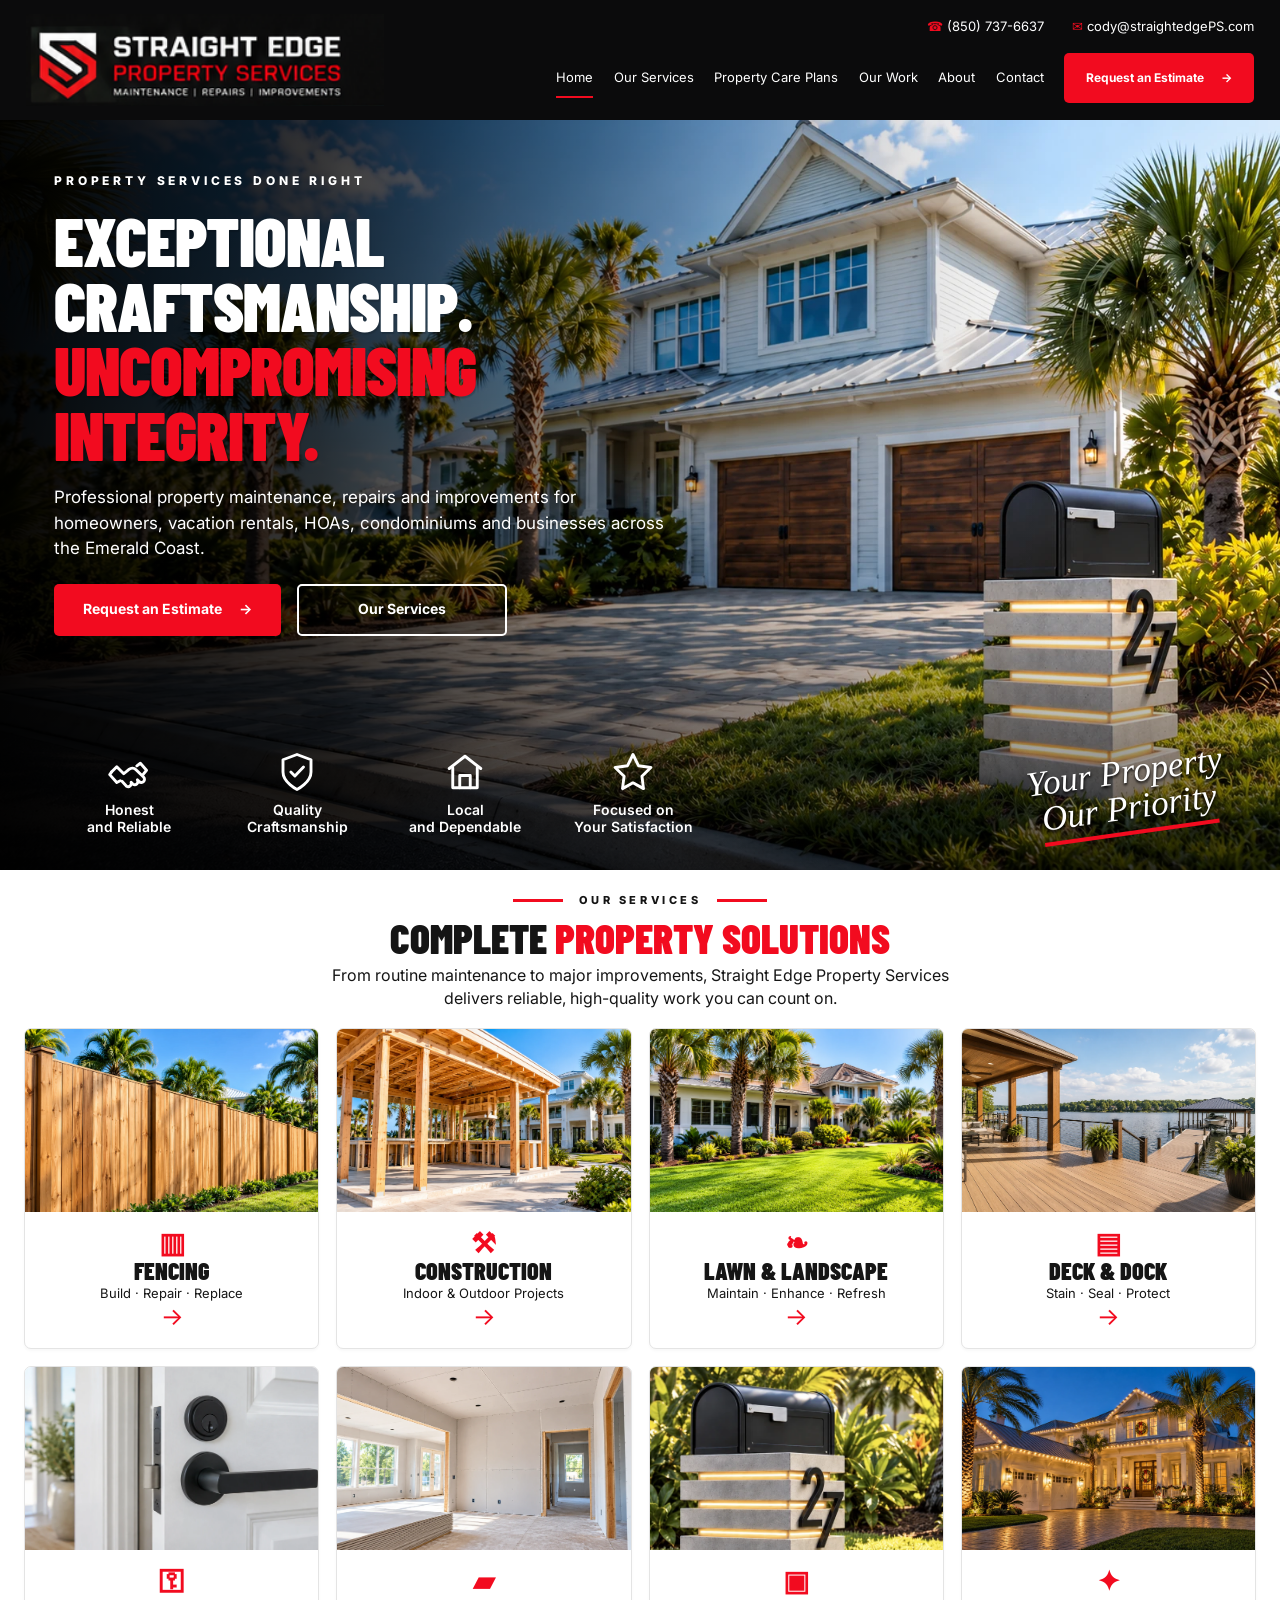
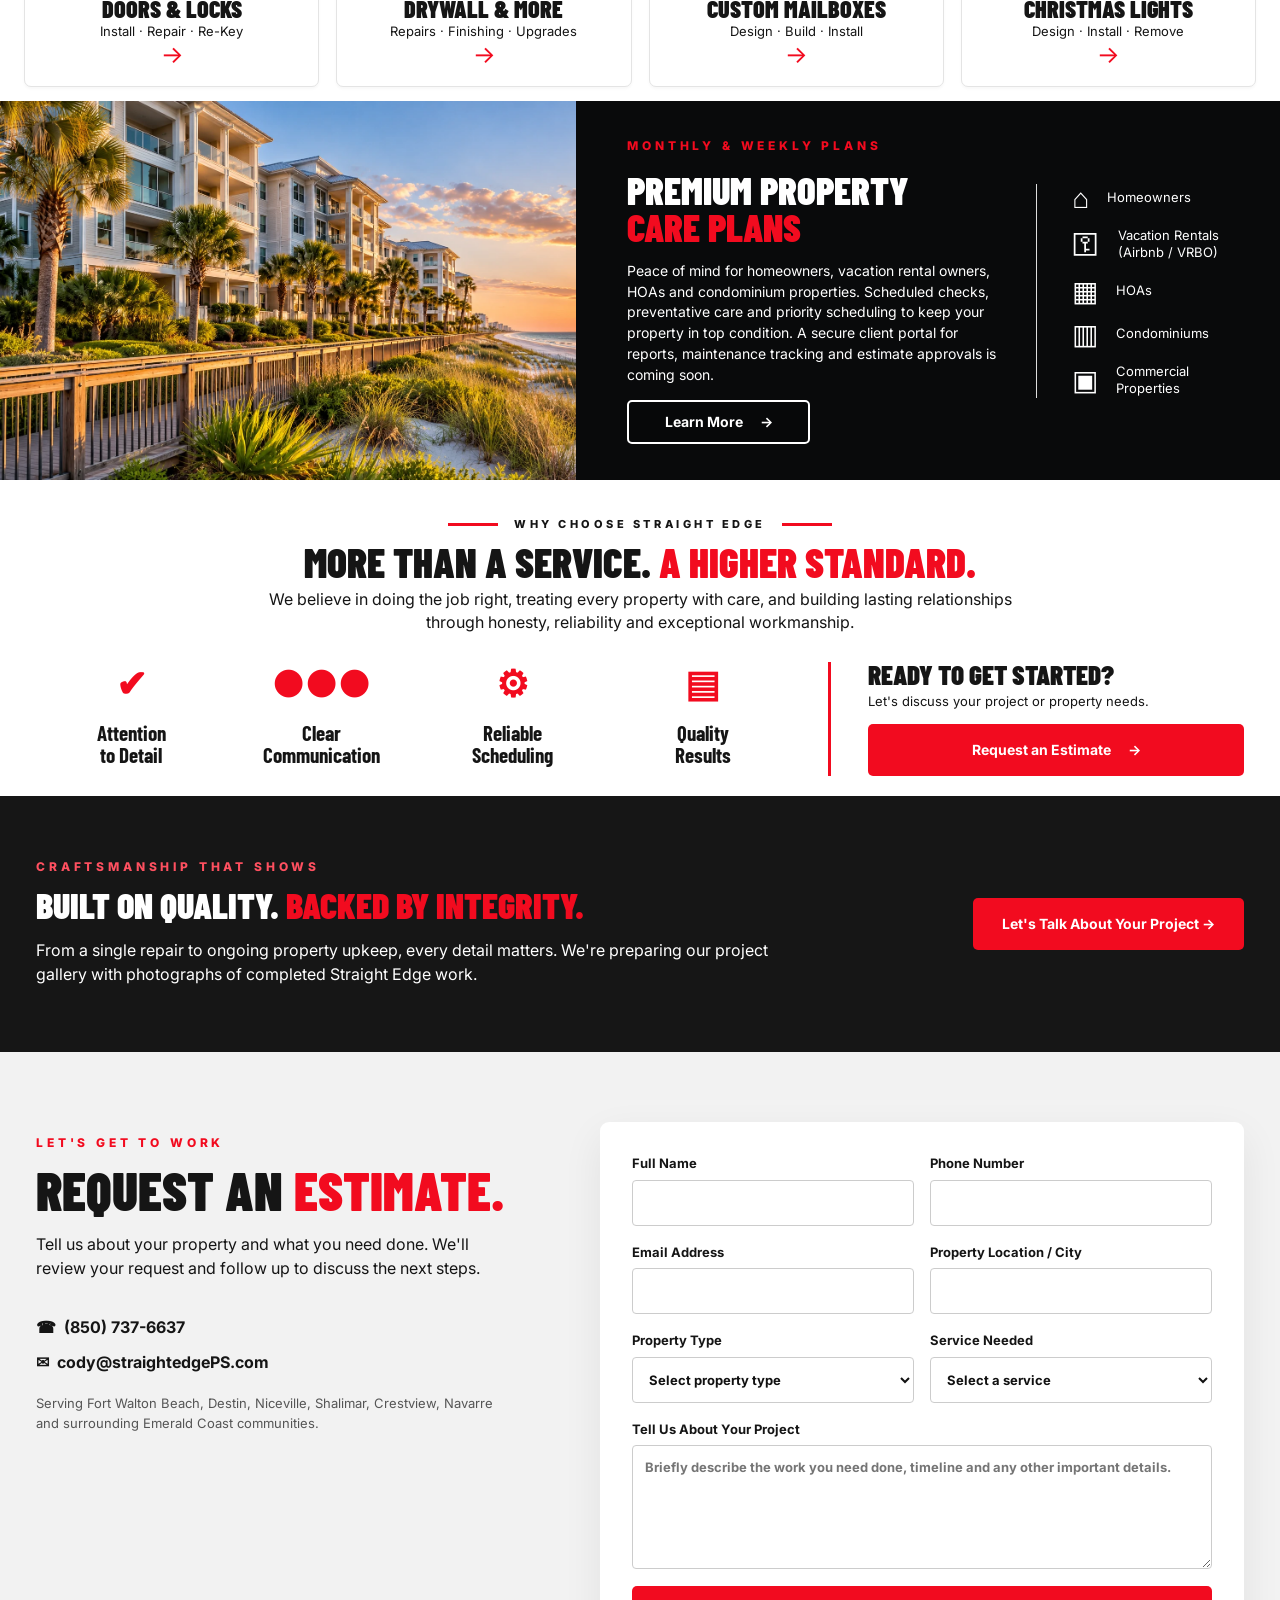
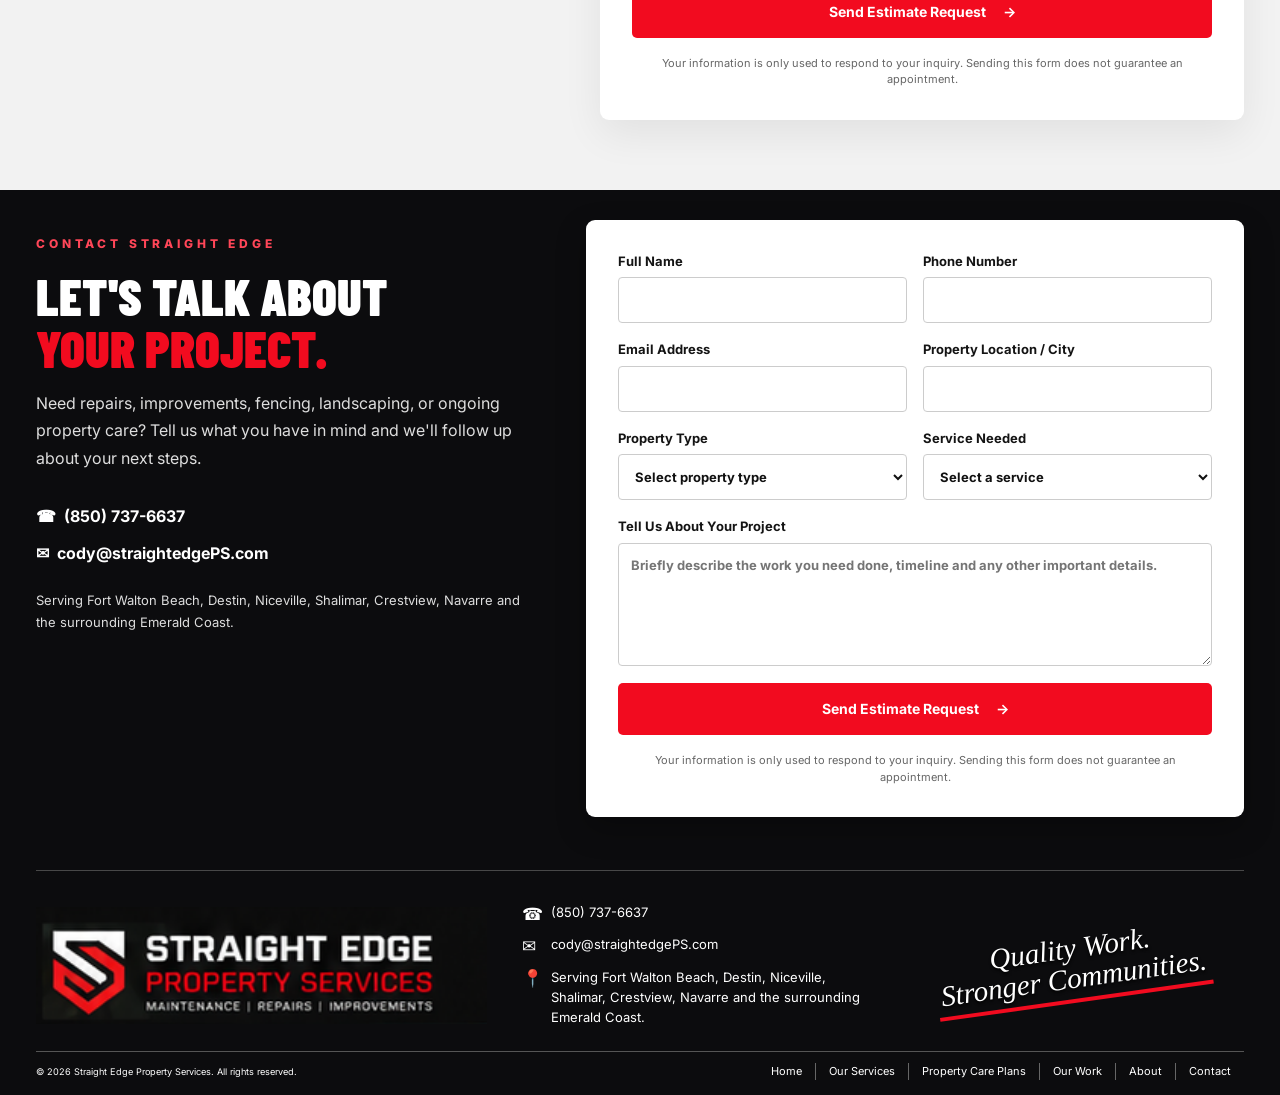
<file: index.html>
<!doctype html><html lang="en"><head><meta charset="utf-8"><meta name="viewport" content="width=device-width, initial-scale=1"><meta name="theme-color" content="#0b0b0c"><meta name="description" content="Straight Edge Property Services delivers exceptional craftsmanship, repairs, fencing, landscaping and premium property care across the Emerald Coast. Request an estimate today."><title>Straight Edge Property Services | Emerald Coast</title><link rel="icon" href="/assets/favicon.png"><link rel="preconnect" href="https://fonts.googleapis.com"><link rel="preconnect" href="https://fonts.gstatic.com" crossorigin><link href="https://fonts.googleapis.com/css2?family=Barlow+Condensed:wght@600;700;800;900&family=Inter:wght@400;500;600;700;800&display=swap" rel="stylesheet"><link rel="stylesheet" href="/styles.css"></head>
<body><a class="skip" href="#main">Skip to content</a><header class="site-header"><div class="header-container"><a class="logo-link" href="#home" aria-label="Straight Edge Property Services home"><img src="/assets/straightedge-logo-header.png" alt="Straight Edge Property Services. Maintenance, Repairs, Improvements" width="490" height="114"></a><div class="header-right"><div class="contact-strip"><a href="tel:+18507376637">☎ <span>(850) 737-6637</span></a><a href="mailto:cody@straightedgePS.com">✉ <span>cody@straightedgePS.com</span></a></div><nav id="nav" aria-label="Main navigation"><a href="#home" class="active">Home</a><a href="#services">Our Services</a><a href="/property-care-plans.html">Property Care Plans</a><a href="#our-work">Our Work</a><a href="#about">About</a><a href="#contact">Contact</a><a class="btn btn-red nav-cta" href="#estimate">Request an Estimate <span aria-hidden="true">→</span></a></nav></div><button class="menu-toggle" aria-controls="nav" aria-expanded="false" aria-label="Toggle navigation"><span></span><span></span><span></span></button></div></header>
<main id="main"><section class="hero" id="home" aria-labelledby="hero-title"><div class="hero-shade"></div><div class="hero-content container"><div class="hero-copy"><p class="eyebrow">PROPERTY SERVICES DONE RIGHT</p><h1 id="hero-title">EXCEPTIONAL<br>CRAFTSMANSHIP.<br><span>UNCOMPROMISING<br>INTEGRITY.</span></h1><p class="hero-lead">Professional property maintenance, repairs and improvements for homeowners, vacation rentals, HOAs, condominiums and businesses across the Emerald Coast.</p><div class="actions"><a class="btn btn-red" href="#estimate">Request an Estimate <span aria-hidden="true">→</span></a><a class="btn btn-outline" href="#services">Our Services</a></div></div><div class="hero-bottom"><div class="values"><div><svg class="value-symbol" viewBox="0 0 24 24" fill="none" stroke="currentColor" stroke-width="1.65" stroke-linecap="round" stroke-linejoin="round" aria-hidden="true"><path d="M2 12l3-3 4 4 3-2.5a3 3 0 0 1 4 .2l4.3 4.2a1.8 1.8 0 0 1-2.5 2.6l-1-1a1.8 1.8 0 0 1-2.6 2.4l-1-1a1.8 1.8 0 0 1-2.6 2.2L8 17.3"/><path d="M16.5 8.5l2-1.5L22 11l-2 2.5M2 12l-1 1.5L5 18l2-1"/></svg><b>Honest<br>and Reliable</b></div><div><svg class="value-symbol" viewBox="0 0 24 24" fill="none" stroke="currentColor" stroke-width="1.65" stroke-linecap="round" stroke-linejoin="round" aria-hidden="true"><path d="M12 22s8-4 8-10V5l-8-3-8 3v7c0 6 8 10 8 10Z"/><path d="m8.5 12 2.3 2.3 4.9-5.1"/></svg><b>Quality<br>Craftsmanship</b></div><div><svg class="value-symbol" viewBox="0 0 24 24" fill="none" stroke="currentColor" stroke-width="1.65" stroke-linecap="round" stroke-linejoin="round" aria-hidden="true"><path d="m3 10 9-7 9 7"/><path d="M5 9.5V21h14V9.5"/><path d="M9 21v-7h6v7"/></svg><b>Local<br>and Dependable</b></div><div><svg class="value-symbol" viewBox="0 0 24 24" fill="none" stroke="currentColor" stroke-width="1.65" stroke-linecap="round" stroke-linejoin="round" aria-hidden="true"><path d="m12 2 3.1 6.4 7.1 1-5.1 5 .9 7.1-6-3.3-6 3.3.9-7.1-5.1-5 7.1-1z"/></svg><b>Focused on<br>Your Satisfaction</b></div></div><div class="hero-script">Your Property<br><span>Our Priority</span></div></div></div></section>
<section class="services section" id="services"><div class="container"><div class="section-heading"><p class="kicker">OUR SERVICES</p><h2>COMPLETE <span>PROPERTY SOLUTIONS</span></h2><p>From routine maintenance to major improvements, Straight Edge Property Services<br class="desktop-only"> delivers reliable, high-quality work you can count on.</p></div><div class="service-grid">
<a class="service-card" href="#estimate" data-service="Fencing"><img src="/assets/fencing.webp" alt="Finished cedar privacy fence in a tropical coastal yard" loading="lazy"><div class="service-body"><span class="service-icon">▥</span><h3>FENCING</h3><p>Build · Repair · Replace</p><span class="service-arrow">→</span></div></a>
<a class="service-card" href="#estimate" data-service="Construction"><img src="/assets/construction.webp" alt="Wood framing for a new covered outdoor construction project" loading="lazy"><div class="service-body"><span class="service-icon">⚒</span><h3>CONSTRUCTION</h3><p>Indoor & Outdoor Projects</p><span class="service-arrow">→</span></div></a>
<a class="service-card" href="#estimate" data-service="Lawn & Landscape"><img src="/assets/landscaping.webp" alt="Premium coastal property with manicured lawn and tropical landscaping" loading="lazy"><div class="service-body"><span class="service-icon">❧</span><h3>LAWN & LANDSCAPE</h3><p>Maintain · Enhance · Refresh</p><span class="service-arrow">→</span></div></a>
<a class="service-card" href="#estimate" data-service="Deck & Dock"><img src="/assets/deck-dock.webp" alt="Beautifully finished lakeside deck and boat dock" loading="lazy"><div class="service-body"><span class="service-icon">▤</span><h3>DECK & DOCK</h3><p>Stain · Seal · Protect</p><span class="service-arrow">→</span></div></a>
<a class="service-card" href="#estimate" data-service="Doors & Locks"><img src="/assets/doors-locks.webp" alt="Modern matte black lock and door handle" loading="lazy"><div class="service-body"><span class="service-icon">⚿</span><h3>DOORS & LOCKS</h3><p>Install · Repair · Re-Key</p><span class="service-arrow">→</span></div></a>
<a class="service-card" href="#estimate" data-service="Drywall & More"><img src="/assets/drywall.webp" alt="Bright interior drywall installation project" loading="lazy"><div class="service-body"><span class="service-icon">▰</span><h3>DRYWALL & MORE</h3><p>Repairs · Finishing · Upgrades</p><span class="service-arrow">→</span></div></a>
<a class="service-card" href="#estimate" data-service="Custom Mailboxes"><img src="/assets/mailboxes.webp" alt="Contemporary custom illuminated mailbox" loading="lazy"><div class="service-body"><span class="service-icon">▣</span><h3>CUSTOM MAILBOXES</h3><p>Design · Build · Install</p><span class="service-arrow">→</span></div></a>
<a class="service-card" href="#estimate" data-service="Christmas Lights"><img src="/assets/christmas-lights.webp" alt="Elegant coastal house with warm holiday lights" loading="lazy"><div class="service-body"><span class="service-icon">✦</span><h3>CHRISTMAS LIGHTS</h3><p>Design · Install · Remove</p><span class="service-arrow">→</span></div></a>
</div></div></section>
<section id="care-plans" class="care"><div class="care-photo" role="img" aria-label="Beachfront condominium property along the Emerald Coast"></div><div class="care-panel"><div class="care-text"><p class="eyebrow red">MONTHLY &amp; WEEKLY PLANS</p><h2>PREMIUM PROPERTY<br><span>CARE PLANS</span></h2><p>Peace of mind for homeowners, vacation rental owners, HOAs and condominium properties. Scheduled checks, preventative care and priority scheduling to keep your property in top condition. A secure client portal for reports, maintenance tracking and estimate approvals is coming soon.</p><a class="btn btn-outline" href="/property-care-plans.html">Learn More <span aria-hidden="true">→</span></a></div><div class="care-audiences"><div>⌂ <span>Homeowners</span></div><div>⚿ <span>Vacation Rentals<br>(Airbnb / VRBO)</span></div><div>▦ <span>HOAs</span></div><div>▥ <span>Condominiums</span></div><div>▣ <span>Commercial Properties</span></div></div></div></section>
<section class="why section" id="about"><div class="container"><div class="section-heading"><p class="kicker">WHY CHOOSE STRAIGHT EDGE</p><h2>MORE THAN A SERVICE. <span>A HIGHER STANDARD.</span></h2><p>We believe in doing the job right, treating every property with care, and building lasting relationships<br class="desktop-only"> through honesty, reliability and exceptional workmanship.</p></div><div class="why-row"><div class="why-values"><div><span>✔</span><b>Attention<br>to Detail</b></div><div><span>●●●</span><b>Clear<br>Communication</b></div><div><span>⚙</span><b>Reliable<br>Scheduling</b></div><div><span>▤</span><b>Quality<br>Results</b></div></div><div class="why-cta"><h3>READY TO GET STARTED?</h3><p>Let's discuss your project or property needs.</p><a class="btn btn-red" href="#estimate">Request an Estimate <span aria-hidden="true">→</span></a></div></div></div></section>
<section class="work-teaser" id="our-work"><div class="container"><div><p class="kicker">CRAFTSMANSHIP THAT SHOWS</p><h2>BUILT ON QUALITY. <span>BACKED BY INTEGRITY.</span></h2><p>From a single repair to ongoing property upkeep, every detail matters. We're preparing our project gallery with photographs of completed Straight Edge work.</p></div><a href="#estimate" class="btn btn-red">Let's Talk About Your Project →</a></div></section>
<section class="estimate-section section" id="estimate"><div class="container form-layout"><div class="form-intro"><p class="kicker">LET'S GET TO WORK</p><h2>REQUEST AN <span>ESTIMATE.</span></h2><p>Tell us about your property and what you need done. We'll review your request and follow up to discuss the next steps.</p><div class="contact-methods"><a href="tel:+18507376637">☎ &nbsp;(850) 737-6637</a><a href="mailto:cody@straightedgePS.com">✉ &nbsp;cody@straightedgePS.com</a></div><p class="form-note">Serving Fort Walton Beach, Destin, Niceville, Shalimar, Crestview, Navarre and surrounding Emerald Coast communities.</p></div><form name="estimate-request" method="POST" data-netlify="true" netlify-honeypot="bot-field" action="/thank-you" class="estimate-form"><input type="hidden" name="form-name" value="estimate-request"><p class="hidden"><label>Do not fill this out <input name="bot-field"></label></p><div class="fields-two"><label>Full Name <input type="text" name="name" autocomplete="name" required></label><label>Phone Number <input type="tel" name="phone" autocomplete="tel" required></label></div><div class="fields-two"><label>Email Address <input type="email" name="email" autocomplete="email" required></label><label>Property Location / City <input type="text" name="location" required></label></div><div class="fields-two"><label>Property Type <select name="property-type" required><option value="">Select property type</option><option>Residential Home</option><option>Vacation Rental / Airbnb / VRBO</option><option>HOA / Condominium</option><option>Commercial Property</option><option>Other</option></select></label><label>Service Needed <select id="service-selection" name="service" required><option value="">Select a service</option><option>Fencing</option><option>Construction</option><option>Lawn & Landscape</option><option>Deck & Dock</option><option>Doors & Locks</option><option>Drywall & More</option><option>Custom Mailboxes</option><option>Christmas Lights</option><option>General Property Maintenance</option><option>Essential Care</option><option>Priority Care</option><option>Premier Property Care</option><option>Other / Multiple Services</option></select></label></div><label>Tell Us About Your Project <textarea name="project-details" rows="5" placeholder="Briefly describe the work you need done, timeline and any other important details." required></textarea></label><button type="submit" class="btn btn-red submit">Send Estimate Request <span aria-hidden="true">→</span></button><p class="privacy-note">Your information is only used to respond to your inquiry. Sending this form does not guarantee an appointment.</p></form></div></section></main>
<footer id="contact" class="footer">
<div class="container footer-inquiry" aria-labelledby="footer-contact-title">
  <div class="footer-inquiry-copy">
    <p class="kicker">CONTACT STRAIGHT EDGE</p>
    <h2 id="footer-contact-title">LET'S TALK ABOUT<br><span>YOUR PROJECT.</span></h2>
    <p>Need repairs, improvements, fencing, landscaping, or ongoing property care? Tell us what you have in mind and we'll follow up about your next steps.</p>
    <div class="footer-direct-contact"><a href="tel:+18507376637">☎ &nbsp;(850) 737-6637</a><a href="mailto:cody@straightedgePS.com">✉ &nbsp;cody@straightedgePS.com</a></div>
    <p class="footer-service-note">Serving Fort Walton Beach, Destin, Niceville, Shalimar, Crestview, Navarre and the surrounding Emerald Coast.</p>
  </div>
  <form name="footer-estimate-request" method="POST" data-netlify="true" netlify-honeypot="bot-field" action="/thank-you" class="estimate-form footer-estimate-form">
    <input type="hidden" name="form-name" value="footer-estimate-request">
    <p class="hidden"><label>Leave this field blank <input name="bot-field"></label></p>
    <div class="fields-two">
      <label>Full Name <input type="text" name="name" autocomplete="name" required></label>
      <label>Phone Number <input type="tel" name="phone" autocomplete="tel" required></label>
    </div>
    <div class="fields-two">
      <label>Email Address <input type="email" name="email" autocomplete="email" required></label>
      <label>Property Location / City <input type="text" name="location" required></label>
    </div>
    <div class="fields-two">
      <label>Property Type <select name="property-type" required><option value="">Select property type</option><option>Residential Home</option><option>Vacation Rental / Airbnb / VRBO</option><option>HOA / Condominium</option><option>Commercial Property</option><option>Other</option></select></label>
      <label>Service Needed <select name="service" required><option value="">Select a service</option><option>Fencing</option><option>Construction</option><option>Lawn &amp; Landscape</option><option>Deck &amp; Dock</option><option>Doors &amp; Locks</option><option>Drywall &amp; More</option><option>Custom Mailboxes</option><option>Christmas Lights</option><option>General Property Maintenance</option><option>Essential Care</option><option>Priority Care</option><option>Premier Property Care</option><option>Other / Multiple Services</option></select></label>
    </div>
    <label>Tell Us About Your Project <textarea name="project-details" rows="5" placeholder="Briefly describe the work you need done, timeline and any other important details." required></textarea></label>
    <button type="submit" class="btn btn-red submit">Send Estimate Request <span aria-hidden="true">→</span></button>
    <p class="privacy-note">Your information is only used to respond to your inquiry. Sending this form does not guarantee an appointment.</p>
  </form>
</div><div class="container footer-main"><a href="#home" class="footer-brand"><img src="/assets/straightedge-logo-header.png" width="420" height="98" alt="Straight Edge Property Services"></a><div class="footer-contact"><a class="contact-line" href="tel:+18507376637"><span class="contact-icon" aria-hidden="true">☎</span><span>(850) 737-6637</span></a><a class="contact-line" href="mailto:cody@straightedgePS.com"><span class="contact-icon" aria-hidden="true">✉</span><span>cody@straightedgePS.com</span></a><p class="contact-line service-area"><span class="contact-icon" aria-hidden="true">📍</span><span>Serving Fort Walton Beach, Destin, Niceville, Shalimar, Crestview, Navarre and the surrounding Emerald Coast.</span></p></div><div class="footer-signoff">Quality Work.<br>Stronger Communities.</div></div><div class="container footer-bottom"><small>© <span id="year">2026</span> Straight Edge Property Services. All rights reserved.</small><div><a href="#home">Home</a><a href="#services">Our Services</a><a href="#care-plans">Property Care Plans</a><a href="#our-work">Our Work</a><a href="#about">About</a><a href="#contact">Contact</a></div></div></footer><script src="/script.js" defer></script></body></html>
</file>
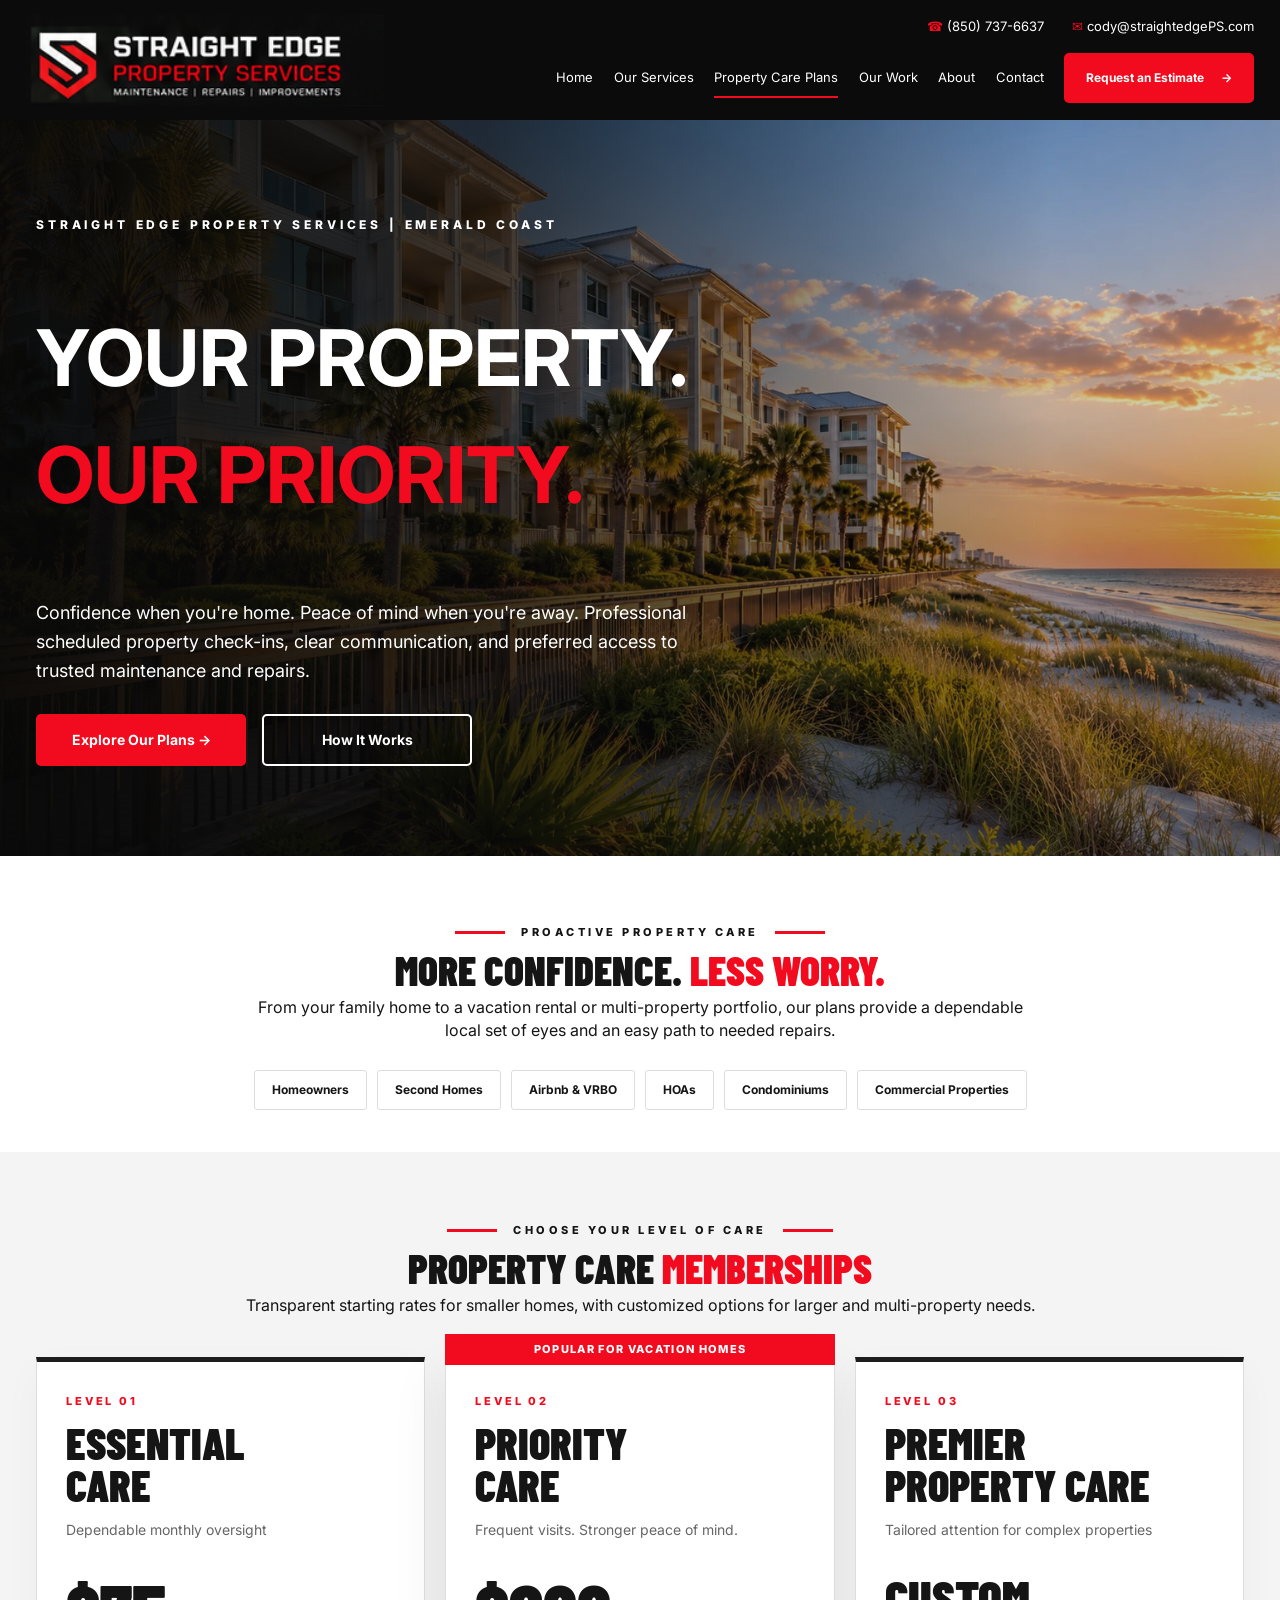
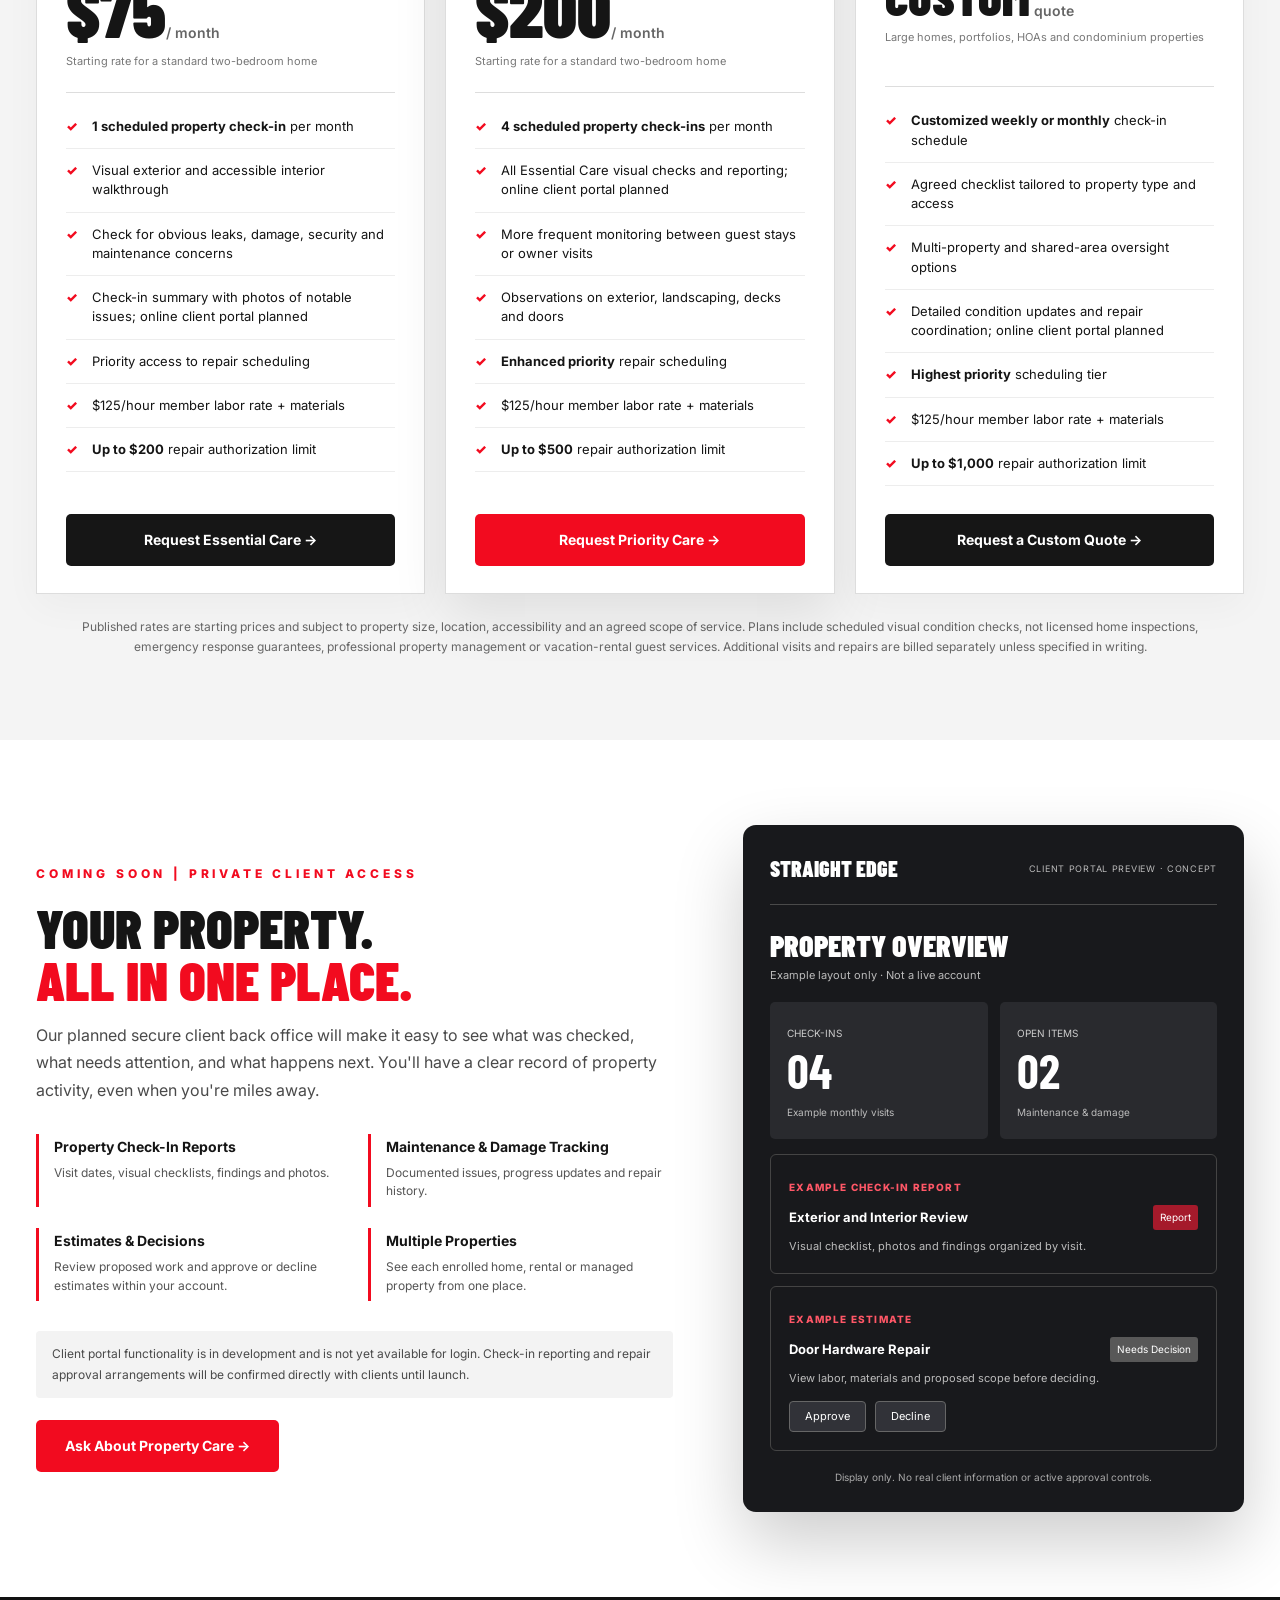
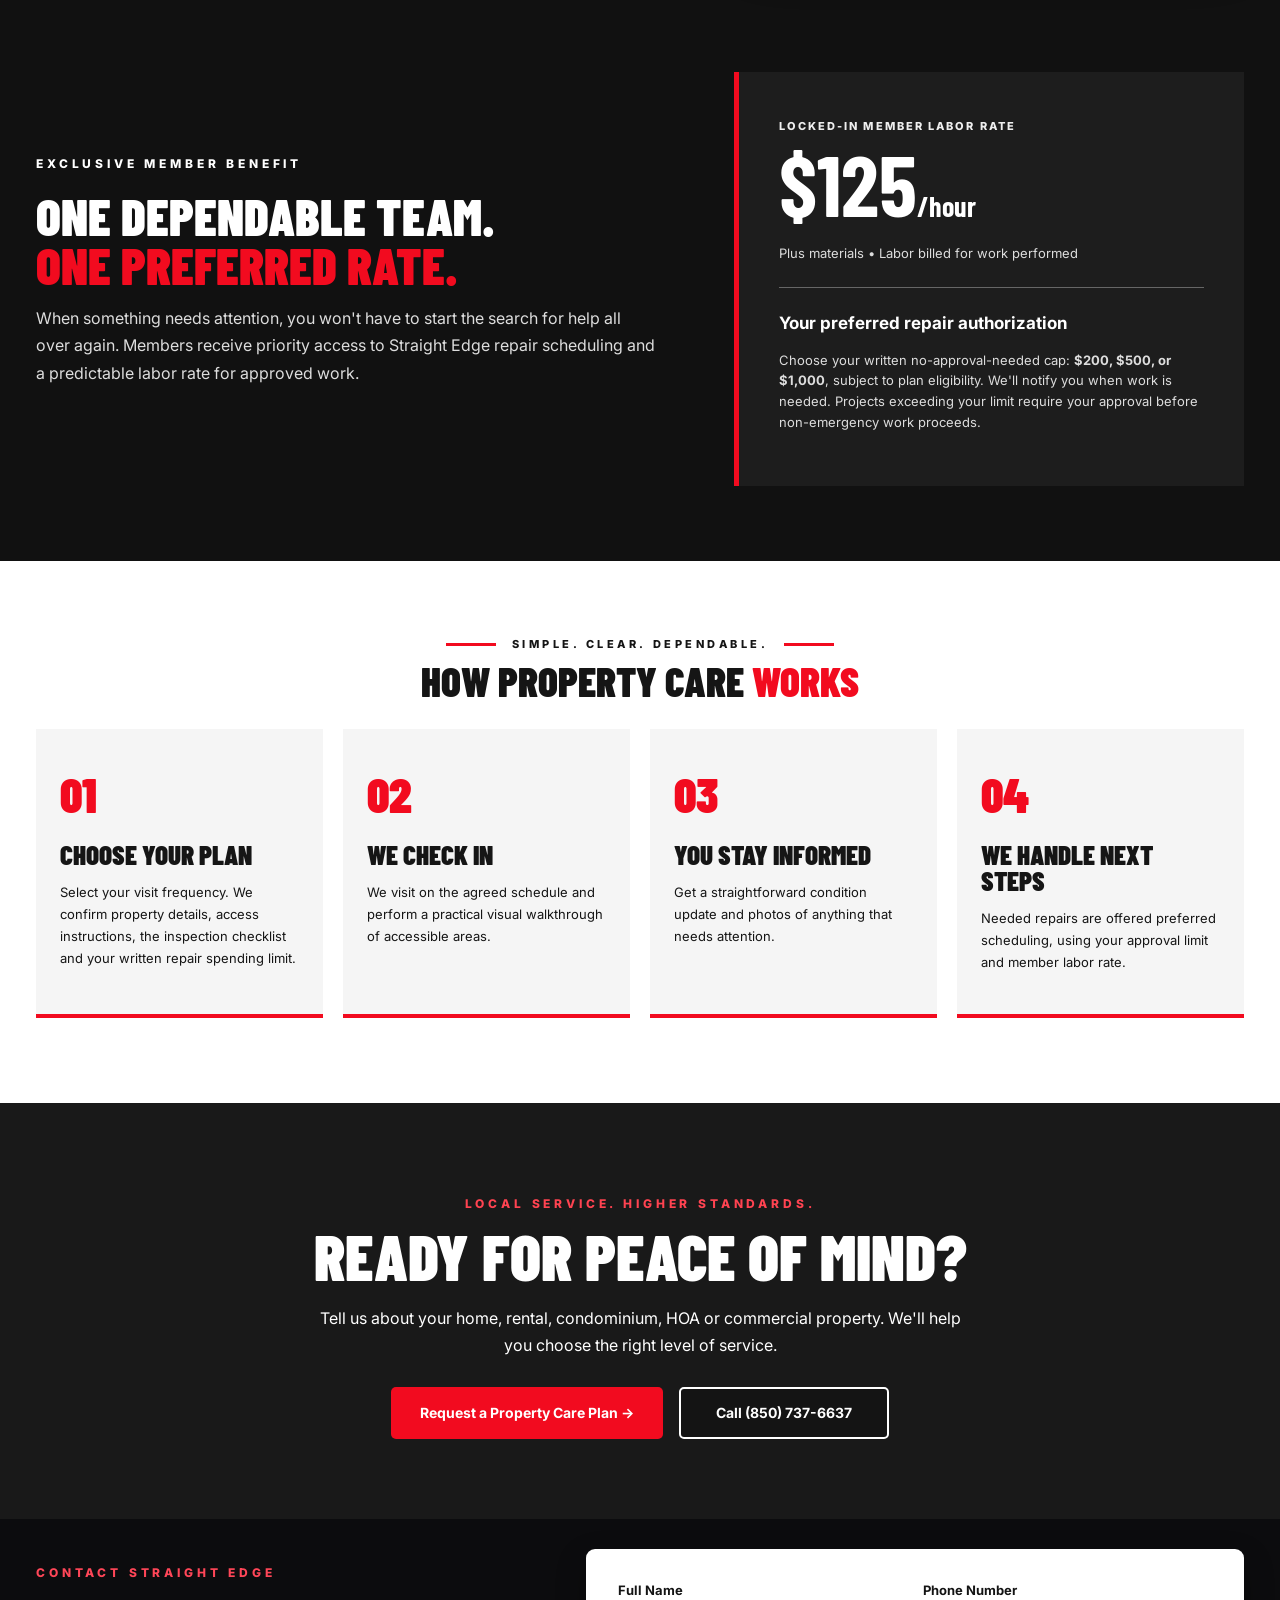
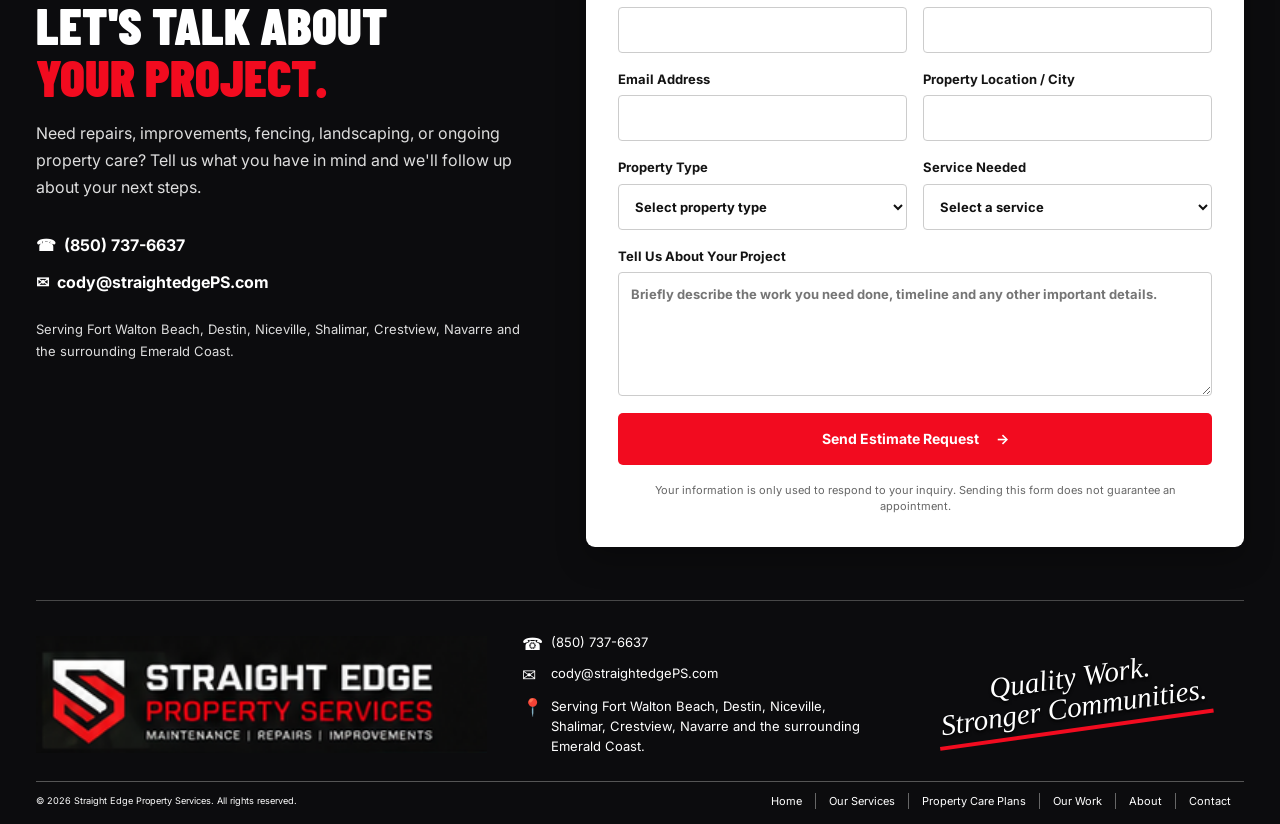
<file: property-care-plans.html>
<!doctype html>
<html lang="en"><head><meta charset="utf-8"><meta name="viewport" content="width=device-width,initial-scale=1"><meta name="theme-color" content="#0b0b0c"><meta name="description" content="Straight Edge Property Services property care plans: monthly and weekly home watch visits, preferred repair scheduling and member labor rates on Florida's Emerald Coast."><title>Property Care Plans | Straight Edge Property Services</title><link rel="icon" href="/assets/favicon.png"><link rel="preconnect" href="https://fonts.googleapis.com"><link rel="preconnect" href="https://fonts.gstatic.com" crossorigin><link href="https://fonts.googleapis.com/css2?family=Barlow+Condensed:wght@600;700;800;900&family=Inter:wght@400;500;600;700;800&display=swap" rel="stylesheet"><link rel="stylesheet" href="/styles.css"><link rel="stylesheet" href="/property-care.css"></head>
<body><a class="skip" href="#main">Skip to content</a><header class="site-header"><div class="header-container"><a class="logo-link" href="/" aria-label="Straight Edge Property Services home"><img src="/assets/straightedge-logo-header.png" alt="Straight Edge Property Services. Maintenance, Repairs, Improvements" width="490" height="114"></a><div class="header-right"><div class="contact-strip"><a href="tel:+18507376637">☎ <span>(850) 737-6637</span></a><a href="mailto:cody@straightedgePS.com">✉ <span>cody@straightedgePS.com</span></a></div><nav id="nav" aria-label="Main navigation"><a href="/">Home</a><a href="/#services">Our Services</a><a href="/property-care-plans.html" class="active" aria-current="page">Property Care Plans</a><a href="/#our-work">Our Work</a><a href="/#about">About</a><a href="#contact">Contact</a><a class="btn btn-red nav-cta" href="/#estimate">Request an Estimate <span aria-hidden="true">→</span></a></nav></div><button class="menu-toggle" aria-controls="nav" aria-expanded="false" aria-label="Toggle navigation"><span></span><span></span><span></span></button></div></header>
<main id="main">
<section class="plans-hero"><div class="plans-hero-overlay"></div><div class="container plans-hero-inner"><p class="eyebrow">STRAIGHT EDGE PROPERTY SERVICES | EMERALD COAST</p><h1>YOUR PROPERTY.<br><span>OUR PRIORITY.</span></h1><p>Confidence when you're home. Peace of mind when you're away. Professional scheduled property check-ins, clear communication, and preferred access to trusted maintenance and repairs.</p><div class="actions"><a class="btn btn-red" href="#plans">Explore Our Plans →</a><a class="btn btn-outline" href="#how-it-works">How It Works</a></div></div></section>
<section class="plans-intro section"><div class="container"><div class="section-heading"><p class="kicker">PROACTIVE PROPERTY CARE</p><h2>MORE CONFIDENCE. <span>LESS WORRY.</span></h2><p>From your family home to a vacation rental or multi-property portfolio, our plans provide a dependable local set of eyes and an easy path to needed repairs.</p></div><div class="plans-audience"><span>Homeowners</span><span>Second Homes</span><span>Airbnb &amp; VRBO</span><span>HOAs</span><span>Condominiums</span><span>Commercial Properties</span></div></div></section>
<section id="plans" class="plans-price-section"><div class="container"><div class="section-heading"><p class="kicker">CHOOSE YOUR LEVEL OF CARE</p><h2>PROPERTY CARE <span>MEMBERSHIPS</span></h2><p>Transparent starting rates for smaller homes, with customized options for larger and multi-property needs.</p></div><div class="plans-grid">
<article class="plan-card"><div class="plan-top"><p class="plan-label">LEVEL 01</p><h3>ESSENTIAL<br>CARE</h3><p>Dependable monthly oversight</p></div><div class="plan-price"><strong>$75</strong><span>/ month</span><small>Starting rate for a standard two-bedroom home</small></div><ul><li><b>1 scheduled property check-in</b> per month</li><li>Visual exterior and accessible interior walkthrough</li><li>Check for obvious leaks, damage, security and maintenance concerns</li><li>Check-in summary with photos of notable issues; online client portal planned</li><li>Priority access to repair scheduling</li><li>$125/hour member labor rate + materials</li><li><b>Up to $200</b> repair authorization limit</li></ul><a class="btn btn-dark" href="/?plan=Essential%20Care#estimate">Request Essential Care →</a></article>
<article class="plan-card plan-featured"><div class="popular">POPULAR FOR VACATION HOMES</div><div class="plan-top"><p class="plan-label">LEVEL 02</p><h3>PRIORITY<br>CARE</h3><p>Frequent visits. Stronger peace of mind.</p></div><div class="plan-price"><strong>$200</strong><span>/ month</span><small>Starting rate for a standard two-bedroom home</small></div><ul><li><b>4 scheduled property check-ins</b> per month</li><li>All Essential Care visual checks and reporting; online client portal planned</li><li>More frequent monitoring between guest stays or owner visits</li><li>Observations on exterior, landscaping, decks and doors</li><li><b>Enhanced priority</b> repair scheduling</li><li>$125/hour member labor rate + materials</li><li><b>Up to $500</b> repair authorization limit</li></ul><a class="btn btn-red" href="/?plan=Priority%20Care#estimate">Request Priority Care →</a></article>
<article class="plan-card"><div class="plan-top"><p class="plan-label">LEVEL 03</p><h3>PREMIER<br>PROPERTY CARE</h3><p>Tailored attention for complex properties</p></div><div class="plan-price"><strong class="custom-price">CUSTOM</strong><span> quote</span><small>Large homes, portfolios, HOAs and condominium properties</small></div><ul><li><b>Customized weekly or monthly</b> check-in schedule</li><li>Agreed checklist tailored to property type and access</li><li>Multi-property and shared-area oversight options</li><li>Detailed condition updates and repair coordination; online client portal planned</li><li><b>Highest priority</b> scheduling tier</li><li>$125/hour member labor rate + materials</li><li><b>Up to $1,000</b> repair authorization limit</li></ul><a class="btn btn-dark" href="/?plan=Premier%20Property%20Care#estimate">Request a Custom Quote →</a></article>
</div><p class="plans-disclaimer">Published rates are starting prices and subject to property size, location, accessibility and an agreed scope of service. Plans include scheduled visual condition checks, not licensed home inspections, emergency response guarantees, professional property management or vacation-rental guest services. Additional visits and repairs are billed separately unless specified in writing.</p></div></section>
<section id="client-portal" class="client-portal"><div class="container client-portal-layout"><div class="portal-story"><p class="eyebrow">COMING SOON | PRIVATE CLIENT ACCESS</p><h2>YOUR PROPERTY.<br><span>ALL IN ONE PLACE.</span></h2><p>Our planned secure client back office will make it easy to see what was checked, what needs attention, and what happens next. You'll have a clear record of property activity, even when you're miles away.</p><div class="portal-feature-grid"><div><b>Property Check-In Reports</b><p>Visit dates, visual checklists, findings and photos.</p></div><div><b>Maintenance &amp; Damage Tracking</b><p>Documented issues, progress updates and repair history.</p></div><div><b>Estimates &amp; Decisions</b><p>Review proposed work and approve or decline estimates within your account.</p></div><div><b>Multiple Properties</b><p>See each enrolled home, rental or managed property from one place.</p></div></div><p class="portal-availability">Client portal functionality is in development and is not yet available for login. Check-in reporting and repair approval arrangements will be confirmed directly with clients until launch.</p><a class="btn btn-red" href="/#estimate">Ask About Property Care →</a></div><div class="portal-preview" aria-label="Illustration of proposed client dashboard features"><div class="portal-preview-header"><span>STRAIGHT EDGE</span><small>CLIENT PORTAL PREVIEW · CONCEPT</small></div><div class="portal-preview-title"><h3>PROPERTY OVERVIEW</h3><p>Example layout only · Not a live account</p></div><div class="portal-metrics"><div><small>CHECK-INS</small><strong>04</strong><span>Example monthly visits</span></div><div><small>OPEN ITEMS</small><strong>02</strong><span>Maintenance &amp; damage</span></div></div><div class="portal-preview-card"><small>EXAMPLE CHECK-IN REPORT</small><div><b>Exterior and Interior Review</b><span class="portal-tag">Report</span></div><p>Visual checklist, photos and findings organized by visit.</p></div><div class="portal-preview-card"><small>EXAMPLE ESTIMATE</small><div><b>Door Hardware Repair</b><span class="portal-tag muted">Needs Decision</span></div><p>View labor, materials and proposed scope before deciding.</p><div class="portal-demo-actions"><span>Approve</span><span>Decline</span></div></div><p class="portal-concept-note">Display only. No real client information or active approval controls.</p></div></div></section><section class="plans-rate"><div class="container plans-rate-grid"><div><p class="eyebrow">EXCLUSIVE MEMBER BENEFIT</p><h2>ONE DEPENDABLE TEAM.<br><span>ONE PREFERRED RATE.</span></h2><p>When something needs attention, you won't have to start the search for help all over again. Members receive priority access to Straight Edge repair scheduling and a predictable labor rate for approved work.</p></div><div class="rate-panel"><small>LOCKED-IN MEMBER LABOR RATE</small><strong>$125<span>/hour</span></strong><p>Plus materials • Labor billed for work performed</p><div class="rate-line"></div><b>Your preferred repair authorization</b><p>Choose your written no-approval-needed cap: <b>$200, $500, or $1,000</b>, subject to plan eligibility. We'll notify you when work is needed. Projects exceeding your limit require your approval before non-emergency work proceeds.</p></div></div></section>
<section id="how-it-works" class="plans-process section"><div class="container"><div class="section-heading"><p class="kicker">SIMPLE. CLEAR. DEPENDABLE.</p><h2>HOW PROPERTY CARE <span>WORKS</span></h2></div><div class="process-grid"><div><span>01</span><h3>CHOOSE YOUR PLAN</h3><p>Select your visit frequency. We confirm property details, access instructions, the inspection checklist and your written repair spending limit.</p></div><div><span>02</span><h3>WE CHECK IN</h3><p>We visit on the agreed schedule and perform a practical visual walkthrough of accessible areas.</p></div><div><span>03</span><h3>YOU STAY INFORMED</h3><p>Get a straightforward condition update and photos of anything that needs attention.</p></div><div><span>04</span><h3>WE HANDLE NEXT STEPS</h3><p>Needed repairs are offered preferred scheduling, using your approval limit and member labor rate.</p></div></div></div></section>
<section class="plans-bottom"><div class="container"><p class="kicker">LOCAL SERVICE. HIGHER STANDARDS.</p><h2>READY FOR PEACE OF MIND?</h2><p>Tell us about your home, rental, condominium, HOA or commercial property. We'll help you choose the right level of service.</p><div class="actions"><a class="btn btn-red" href="/#estimate">Request a Property Care Plan →</a><a class="btn btn-outline" href="tel:+18507376637">Call (850) 737-6637</a></div></div></section>
</main><footer id="contact" class="footer">
<div class="container footer-inquiry" aria-labelledby="footer-contact-title">
  <div class="footer-inquiry-copy">
    <p class="kicker">CONTACT STRAIGHT EDGE</p>
    <h2 id="footer-contact-title">LET'S TALK ABOUT<br><span>YOUR PROJECT.</span></h2>
    <p>Need repairs, improvements, fencing, landscaping, or ongoing property care? Tell us what you have in mind and we'll follow up about your next steps.</p>
    <div class="footer-direct-contact"><a href="tel:+18507376637">☎ &nbsp;(850) 737-6637</a><a href="mailto:cody@straightedgePS.com">✉ &nbsp;cody@straightedgePS.com</a></div>
    <p class="footer-service-note">Serving Fort Walton Beach, Destin, Niceville, Shalimar, Crestview, Navarre and the surrounding Emerald Coast.</p>
  </div>
  <form name="footer-estimate-request" method="POST" data-netlify="true" netlify-honeypot="bot-field" action="/thank-you" class="estimate-form footer-estimate-form">
    <input type="hidden" name="form-name" value="footer-estimate-request">
    <p class="hidden"><label>Leave this field blank <input name="bot-field"></label></p>
    <div class="fields-two">
      <label>Full Name <input type="text" name="name" autocomplete="name" required></label>
      <label>Phone Number <input type="tel" name="phone" autocomplete="tel" required></label>
    </div>
    <div class="fields-two">
      <label>Email Address <input type="email" name="email" autocomplete="email" required></label>
      <label>Property Location / City <input type="text" name="location" required></label>
    </div>
    <div class="fields-two">
      <label>Property Type <select name="property-type" required><option value="">Select property type</option><option>Residential Home</option><option>Vacation Rental / Airbnb / VRBO</option><option>HOA / Condominium</option><option>Commercial Property</option><option>Other</option></select></label>
      <label>Service Needed <select name="service" required><option value="">Select a service</option><option>Fencing</option><option>Construction</option><option>Lawn &amp; Landscape</option><option>Deck &amp; Dock</option><option>Doors &amp; Locks</option><option>Drywall &amp; More</option><option>Custom Mailboxes</option><option>Christmas Lights</option><option>General Property Maintenance</option><option>Essential Care</option><option>Priority Care</option><option>Premier Property Care</option><option>Other / Multiple Services</option></select></label>
    </div>
    <label>Tell Us About Your Project <textarea name="project-details" rows="5" placeholder="Briefly describe the work you need done, timeline and any other important details." required></textarea></label>
    <button type="submit" class="btn btn-red submit">Send Estimate Request <span aria-hidden="true">→</span></button>
    <p class="privacy-note">Your information is only used to respond to your inquiry. Sending this form does not guarantee an appointment.</p>
  </form>
</div><div class="container footer-main"><a href="/" class="footer-brand"><img src="/assets/straightedge-logo-header.png" width="420" height="98" alt="Straight Edge Property Services"></a><div class="footer-contact"><a class="contact-line" href="tel:+18507376637"><span class="contact-icon" aria-hidden="true">☎</span><span>(850) 737-6637</span></a><a class="contact-line" href="mailto:cody@straightedgePS.com"><span class="contact-icon" aria-hidden="true">✉</span><span>cody@straightedgePS.com</span></a><p class="contact-line service-area"><span class="contact-icon" aria-hidden="true">📍</span><span>Serving Fort Walton Beach, Destin, Niceville, Shalimar, Crestview, Navarre and the surrounding Emerald Coast.</span></p></div><div class="footer-signoff">Quality Work.<br>Stronger Communities.</div></div><div class="container footer-bottom"><small>© <span id="year">2026</span> Straight Edge Property Services. All rights reserved.</small><div><a href="/">Home</a><a href="/#services">Our Services</a><a href="/property-care-plans.html">Property Care Plans</a><a href="/#our-work">Our Work</a><a href="/#about">About</a><a href="#contact">Contact</a></div></div></footer><script src="/script.js" defer></script></body></html>
</file>
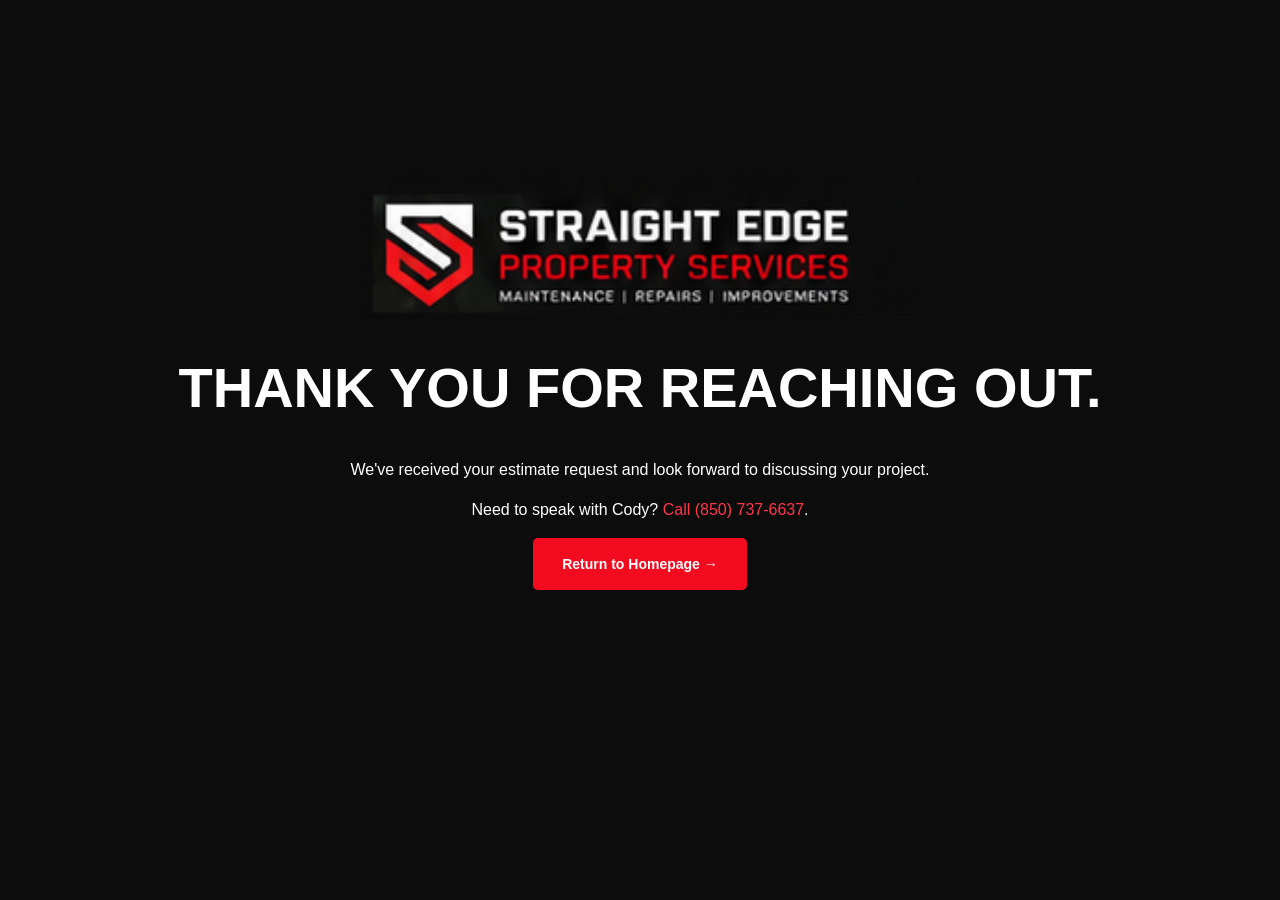
<file: thank-you.html>
<!doctype html><html lang="en"><head><meta charset="utf-8"><meta name="viewport" content="width=device-width,initial-scale=1"><title>Thank You | Straight Edge Property Services</title><link rel="stylesheet" href="/styles.css"></head><body style="background:#0c0c0c;color:white"><main style="min-height:85vh;display:flex;align-items:center;justify-content:center;padding:30px;text-align:center"><div><img src="/assets/straightedge-logo-header.png" alt="Straight Edge Property Services" style="width:min(90vw,550px);margin:0 auto 35px"><h1 style="font:900 56px 'Barlow Condensed',Impact,sans-serif">THANK YOU FOR REACHING OUT.</h1><p>We've received your estimate request and look forward to discussing your project.</p><p>Need to speak with Cody? <a style="color:#ff384a" href="tel:+18507376637">Call (850) 737-6637</a>.</p><a href="/" class="btn btn-red">Return to Homepage →</a></div></main></body></html>
</file>
<file: styles.css>
:root{--red:#f20b1f;--black:#090a0b;--dark:#141414;--white:#fff;--text:#151515}*{box-sizing:border-box}html{scroll-behavior:smooth;scroll-padding-top:95px}body{margin:0;background:#fff;color:var(--text);font:16px/1.5 Inter,Arial,sans-serif}img{display:block;max-width:100%}a{color:inherit;text-decoration:none}button,input,select,textarea{font:inherit}.container{width:min(1440px,calc(100% - 72px));margin:auto}.skip{position:absolute;top:-80px;left:12px;background:white;color:black;padding:12px;z-index:999}.skip:focus{top:12px}.site-header{background:#0b0b0c;color:#fff;position:relative;z-index:10}.header-container{width:min(1510px,calc(100% - 52px));min-height:120px;margin:auto;display:flex;align-items:center;justify-content:space-between;gap:30px}.logo-link{flex:0 0 clamp(260px,28vw,430px)}.logo-link img{width:100%;height:auto;max-height:105px;object-fit:contain}.header-right{display:flex;flex-direction:column;align-items:flex-end;gap:17px}.contact-strip{display:flex;gap:28px;font-size:13px}.contact-strip a:first-letter{color:var(--red)}nav{display:flex;align-items:center;gap:clamp(12px,1.6vw,26px);font-size:13px;white-space:nowrap}nav>a:not(.btn){padding:9px 0;border-bottom:2px solid transparent}nav>a.active,nav>a:not(.btn):hover{border-color:var(--red)}.btn{display:inline-flex;align-items:center;justify-content:center;gap:17px;min-height:52px;padding:13px 27px;border-radius:5px;font-weight:700;font-size:14px;line-height:1.15;transition:transform .18s,background .18s;cursor:pointer;border:2px solid transparent;text-align:center}.btn:hover{transform:translateY(-2px)}.btn-red{background:var(--red);color:#fff}.btn-red:hover{background:#ce0012}.btn-outline{color:#fff;border-color:white;background:rgba(0,0,0,.22)}.btn-outline:hover{background:#fff;color:#111}.nav-cta{min-height:50px;padding:12px 20px;font-size:12px}.menu-toggle{display:none}.hero{min-height:715px;position:relative;background:#000 url('/assets/hero-coastal-home.webp') center 48%/cover no-repeat;color:white}.hero-shade{position:absolute;inset:0;background:linear-gradient(90deg,rgba(0,0,0,.97) 0%,rgba(0,0,0,.78) 25%,rgba(0,0,0,.26) 56%,rgba(0,0,0,0) 82%),linear-gradient(0deg,rgba(0,0,0,.7),transparent 34%)}.hero-content{position:relative;min-height:715px;display:flex;flex-direction:column;justify-content:space-between;padding-top:52px;padding-bottom:35px}.eyebrow,.kicker{font-size:12px;font-weight:800;letter-spacing:.32em}.eyebrow{margin:0 0 18px}.hero h1,h2,h3{font-family:'Barlow Condensed',Impact,'Arial Narrow',sans-serif;line-height:.96;margin:0;font-weight:900}.hero h1{font-size:clamp(50px,5.25vw,88px);letter-spacing:-.015em;text-shadow:1px 2px 1px rgba(0,0,0,.15)}.hero h1 span,.section-heading h2 span,.care h2 span,.work-teaser h2 span,.form-intro h2 span{color:var(--red)}.hero-lead{max-width:625px;font-size:17px;line-height:1.5;margin:19px 0 22px}.actions{display:flex;gap:16px}.actions .btn{min-width:210px}.hero-bottom{display:flex;justify-content:space-between;align-items:flex-end;gap:20px}.values{display:grid;grid-template-columns:repeat(4,150px);gap:18px}.values>div{text-align:center}.value-symbol{display:block;font-family:Arial,sans-serif;font-size:42px;line-height:1.2;color:#fff;margin-bottom:8px}.values b{font-weight:600;font-size:14px;line-height:1.23;display:block}.hero-script,.footer-signoff{font-family:Georgia,serif;font-size:35px;line-height:1.03;font-style:italic;transform:rotate(-8deg);text-align:center;text-shadow:0 2px 3px #000;white-space:nowrap}.hero-script span{display:inline-block;border-bottom:4px solid var(--red);padding-bottom:5px}.section{padding:36px 0 45px}.section-heading{text-align:center;margin:0 auto 28px}.section-heading .kicker{display:flex;align-items:center;justify-content:center;gap:16px;margin:0 0 9px;font-size:11px}.section-heading .kicker:before,.section-heading .kicker:after{content:"";width:50px;height:3px;background:var(--red)}.section-heading h2{font-size:clamp(33px,3.2vw,53px)}.section-heading>p:last-child{line-height:1.45;margin:7px auto 0;font-size:16px}.service-grid{display:grid;grid-template-columns:repeat(4,minmax(0,1fr));gap:17px}.service-card{min-width:0;border:1px solid #e4e4e4;border-radius:7px;overflow:hidden;background:#fff;box-shadow:0 2px 3px #00000008;transition:box-shadow .2s,transform .2s}.service-card:hover{transform:translateY(-4px);box-shadow:0 10px 30px #00000018}.service-card img{width:100%;height:183px;object-fit:cover}.service-body{min-height:136px;display:flex;flex-direction:column;justify-content:center;align-items:center;text-align:center;padding:8px 10px}.service-icon{color:var(--red);font-size:28px;font-weight:900;line-height:1}.service-body h3{font-size:24px;margin-top:2px}.service-body p{font-size:13px;margin:2px 0 0}.service-arrow{font-size:24px;color:var(--red);line-height:1.2}.care{background:var(--black);color:white;display:grid;grid-template-columns:45% 55%;min-height:365px}.care-photo{background:url('/assets/property-care.webp') 32% center/cover no-repeat;min-height:365px}.care-panel{display:grid;grid-template-columns:minmax(0,1.55fr) minmax(185px,.8fr);gap:36px;align-items:center;padding:36px clamp(25px,4vw,65px)}.care .red{color:var(--red);margin-bottom:17px}.care h2{font-size:clamp(36px,3vw,54px)}.care-text>p:not(.eyebrow){font-size:14px;line-height:1.48;margin:15px 0}.care .btn{min-height:44px;min-width:183px;padding:9px 20px}.care-audiences{border-left:1px solid #ddd;padding-left:35px;display:grid;gap:15px}.care-audiences>div{display:flex;gap:18px;align-items:center;font-size:28px;line-height:1}.care-audiences span{font-size:13px;line-height:1.35}.why{padding-bottom:20px}.why .section-heading{margin-bottom:28px}.why-row{display:grid;grid-template-columns:1.65fr .9fr;align-items:stretch;gap:30px}.why-values{display:grid;grid-template-columns:repeat(4,1fr);text-align:center}.why-values>div{display:flex;flex-direction:column;gap:6px;align-items:center}.why-values span{font-size:37px;color:var(--red);height:54px;font-weight:900;line-height:1.2}.why-values b{font-family:'Barlow Condensed',sans-serif;font-size:21px;line-height:1.05}.why-cta{border-left:3px solid var(--red);padding-left:37px;display:flex;flex-direction:column;align-items:stretch;justify-content:center}.why-cta h3{font-size:27px}.why-cta p{margin:4px 0 12px;font-size:13px}.why-cta .btn{align-self:stretch}.work-teaser{padding:50px 0;color:#fff;background:#161616}.work-teaser .container{display:flex;align-items:center;justify-content:space-between;gap:40px}.work-teaser h2{font-size:36px}.work-teaser p{max-width:760px}.work-teaser .kicker{color:#ff5060}.estimate-section{padding:70px 0;background:#f2f2f2}.form-layout{display:grid;grid-template-columns:.9fr 1.15fr;gap:60px;align-items:start}.form-intro .kicker{color:var(--red)}.form-intro h2{font-size:54px}.form-intro>p{max-width:480px}.contact-methods{display:grid;gap:11px;margin:35px 0 20px;font-weight:700}.contact-methods a:hover{color:var(--red)}.form-note{font-size:13px;color:#555}.estimate-form{padding:32px;background:#fff;box-shadow:0 14px 40px #00000012;border-radius:9px;display:grid;gap:17px}.fields-two{display:grid;grid-template-columns:1fr 1fr;gap:16px}.estimate-form label{font-size:13px;font-weight:700;display:grid;gap:6px}.estimate-form input,.estimate-form select,.estimate-form textarea{width:100%;border:1px solid #ccc;background:#fff;padding:12px;color:#111;border-radius:4px;min-height:46px;outline-offset:2px}.estimate-form input:focus,.estimate-form select:focus,.estimate-form textarea:focus{outline:2px solid var(--red)}.estimate-form .submit{border:0;width:100%}.privacy-note{margin:0;text-align:center;color:#666;font-size:11px}.hidden{position:absolute;left:-10000px}.footer{background:#0c0c0e;color:white;padding:30px 0 15px}.footer-main{display:grid;grid-template-columns:1.05fr .8fr .8fr;align-items:center;gap:35px}.footer-brand img{width:100%;height:auto}.footer-contact{font-size:13px;display:grid;gap:8px}.footer-contact p{margin:0;line-height:1.35}.footer-contact a:hover{color:var(--red)}.footer-signoff{font-size:29px;border-bottom:4px solid var(--red);justify-self:center;padding:5px 4px}.footer-bottom{border-top:1px solid #555;margin-top:24px;padding-top:11px;display:flex;justify-content:space-between;align-items:center;gap:20px;font-size:11px}.footer-bottom div{display:flex;flex-wrap:wrap;gap:0}.footer-bottom a{padding:0 13px;border-right:1px solid #666}.footer-bottom a:last-child{border:0}.footer-bottom a:hover{color:var(--red)}
@media(max-width:1200px){.header-container{min-height:105px;gap:15px}.logo-link{flex-basis:290px}nav{gap:13px;font-size:12px}.nav-cta{padding:10px 13px}.values{grid-template-columns:repeat(4,125px)}.hero{min-height:680px}.hero-content{min-height:680px}.service-card img{height:155px}.care-panel{gap:20px}.care-audiences{padding-left:18px}.footer-main{gap:20px}}
@media(max-width:980px){.site-header{position:sticky;top:0}.header-container{min-height:87px}.logo-link{flex-basis:310px}.header-right{display:block}.contact-strip{display:none}.menu-toggle{display:flex;background:none;border:1px solid #555;border-radius:4px;width:46px;height:43px;align-items:center;justify-content:center;flex-direction:column;gap:5px;cursor:pointer}.menu-toggle span{width:23px;height:2px;background:white;display:block}nav{position:absolute;top:100%;left:0;right:0;background:#121212;display:none;flex-direction:column;align-items:stretch;padding:18px 24px 25px;gap:0;box-shadow:0 12px 20px #0005}nav.open{display:flex}nav>a:not(.btn){padding:13px 5px}.nav-cta{margin-top:12px;align-self:flex-start}.care{grid-template-columns:42% 58%}.care-panel{grid-template-columns:1fr;gap:20px}.care-audiences{grid-template-columns:repeat(2,1fr);border-left:0;border-top:1px solid #777;padding:20px 0 0;gap:12px}.care-audiences>div{font-size:22px}.why-row{grid-template-columns:1fr}.why-cta{max-width:390px;margin:auto;text-align:center;padding-left:22px}.footer-signoff{font-size:23px}}
@media(max-width:720px){.container{width:calc(100% - 34px)}.header-container{width:calc(100% - 30px);min-height:75px}.logo-link{flex-basis:240px}.hero,.hero-content{min-height:670px}.hero{background-position:60% center}.hero-shade{background:linear-gradient(90deg,rgba(0,0,0,.93),rgba(0,0,0,.57) 70%,rgba(0,0,0,.25)),linear-gradient(0deg,#0009,transparent 40%)}.hero-content{padding-top:55px;padding-bottom:24px}.hero h1{font-size:clamp(42px,10vw,65px)}.hero-lead{font-size:15px}.hero-bottom{align-items:center;justify-content:center}.hero-script{display:none}.values{width:100%;grid-template-columns:repeat(4,1fr);gap:7px}.values b{font-size:11px}.value-symbol{font-size:29px}.section{padding:32px 0}.section-heading h2{font-size:36px}.section-heading>p:last-child{font-size:14px}.desktop-only{display:none}.service-grid{grid-template-columns:repeat(2,minmax(0,1fr));gap:10px}.service-card img{height:135px}.service-body{min-height:126px;padding:5px}.service-body h3{font-size:22px}.service-body p{font-size:11px}.care{grid-template-columns:1fr}.care-photo{min-height:225px}.care-panel{padding:30px 24px}.care h2{font-size:45px}.why-values{gap:10px}.why-values b{font-size:16px}.why-values span{font-size:27px;height:37px}.why-cta{width:100%;border-left:0;border-top:2px solid var(--red);padding:18px 0 0}.work-teaser .container{display:block}.work-teaser .btn{margin-top:10px}.form-layout{grid-template-columns:1fr;gap:25px}.form-intro h2{font-size:47px}.footer-main{grid-template-columns:1fr 1fr}.footer-brand{grid-column:1/-1;max-width:390px}.footer-signoff{display:none}.footer-bottom{display:block;text-align:center}.footer-bottom div{justify-content:center;margin-top:15px;row-gap:9px}}
@media(max-width:390px){.logo-link{flex-basis:210px}.actions{flex-direction:column;align-items:flex-start;gap:10px}.actions .btn{min-width:210px;min-height:43px}.hero,.hero-content{min-height:710px}.hero h1{font-size:42px}.values b{font-size:10px}.service-card img{height:107px}.service-body h3{font-size:20px}.fields-two{grid-template-columns:1fr}.estimate-form{padding:20px}.footer-main{grid-template-columns:1fr}}
@media(prefers-reduced-motion:reduce){html{scroll-behavior:auto}.btn,.service-card{transition:none}}
/* Keep the hero trust row within tablet widths. */
@media (min-width:721px) and (max-width:980px){.hero-script{display:none}.hero-bottom{justify-content:flex-start}.values{width:100%;grid-template-columns:repeat(4,minmax(0,1fr))}}
/* Let form grid items shrink without clipping long select labels. */
.fields-two>label,.estimate-form,.form-intro{min-width:0}
/* Match the approved desktop mockup's hero height and service-card gutters. */
@media(min-width:1201px){.hero,.hero-content{min-height:750px}.hero-content{width:min(1440px,calc(100% - 108px))}.services{padding:22px 0 14px}.services .container{width:min(1440px,calc(100% - 48px))}.services .section-heading{margin-bottom:18px}.care,.care-photo{min-height:340px}}

/* Mobile refinement: preserve the approved desktop design, resolve cramped hero CTAs and shared footer. */
.footer-contact .contact-line{display:grid;grid-template-columns:20px minmax(0,1fr);gap:9px;align-items:start}
.footer-contact .contact-icon{font-size:17px;line-height:1.4}
.footer-contact .service-area{line-height:1.55}
.footer-contact .contact-line>span:last-child{overflow-wrap:anywhere}
.hero .value-symbol{height:42px;width:42px;margin:0 auto 8px;display:block;color:#fff}
@media(max-width:720px){
  .hero,.hero-content{min-height:0}
  .hero-content{justify-content:flex-start;padding-top:52px;padding-bottom:32px}
  .hero-copy{width:100%;min-width:0}
  .hero .actions{display:grid;grid-template-columns:minmax(0,1fr);gap:12px;width:100%;max-width:390px;margin-inline:auto}
  .hero .actions .btn{position:relative;width:100%;min-width:0;min-height:52px;padding:13px 48px;justify-content:center;text-align:center}
  .hero .actions .btn span[aria-hidden="true"]{position:absolute;right:22px;top:50%;transform:translateY(-50%)}
  .hero-bottom{width:100%;margin-top:64px}
  .hero .value-symbol{width:34px;height:34px;margin-bottom:10px}
  .values{grid-template-columns:repeat(4,minmax(0,1fr));gap:7px}
  .values>div{min-width:0}
  .values b{font-size:clamp(10px,2.8vw,12px);line-height:1.3}
  .why-row{grid-template-columns:minmax(0,1fr)}
  .why-values{grid-template-columns:repeat(4,minmax(0,1fr))}
  .why-values>div{min-width:0}
  .why-values b{overflow-wrap:anywhere}
  .footer{padding:36px 0 24px}
  .footer-main{display:flex;flex-direction:column;align-items:stretch;gap:26px}
  .footer-brand{display:block;width:min(100%,380px);margin:0 auto}
  .footer-contact{width:100%;max-width:400px;margin:0 auto;gap:13px;font-size:14px}
  .footer-contact .contact-line{grid-template-columns:24px minmax(0,1fr);gap:10px}
  .footer-contact .service-area{margin:0;max-width:none;line-height:1.6}
  .footer-bottom{display:flex;flex-direction:column-reverse;align-items:center;gap:20px;margin-top:30px;padding-top:18px;text-align:center}
  .footer-bottom div{width:100%;max-width:440px;display:grid;grid-template-columns:repeat(2,minmax(0,1fr));gap:0 12px;margin:0}
  .footer-bottom a{border:0;border-bottom:1px solid #343434;padding:12px 4px;font-size:13px;min-height:44px}
  .footer-bottom small{color:#d0d0d0;line-height:1.6}
}
@media(max-width:420px){.hero h1{font-size:clamp(31px,9.7vw,40px)}}
@media(max-width:360px){
  .hero .value-symbol{width:29px;height:29px}
  .footer-brand{width:min(100%,310px)}
  .why-values{grid-template-columns:repeat(2,minmax(0,1fr));row-gap:22px}
  .why-values b{font-size:17px}
}

/* Shared footer Contact Us form: original estimate form remains unchanged on homepage. */
.footer-inquiry{display:grid;grid-template-columns:minmax(0,.85fr) minmax(0,1.15fr);gap:clamp(28px,5vw,75px);align-items:start;padding-bottom:53px;margin-bottom:32px;border-bottom:1px solid #484848}
.footer-inquiry-copy{min-width:0;padding-top:15px}
.footer-inquiry-copy .kicker{color:#ff4658;margin:0 0 17px}
.footer-inquiry-copy h2{font-size:clamp(40px,4vw,62px);line-height:1.02}
.footer-inquiry-copy h2 span{color:var(--red)}
.footer-inquiry-copy>p:not(.kicker){max-width:510px;color:#dedede;line-height:1.7}
.footer-direct-contact{display:grid;gap:13px;margin-top:32px;font-weight:700}
.footer-direct-contact a{overflow-wrap:anywhere}
.footer-direct-contact a:hover{color:#ff5262}
.footer-inquiry-copy .footer-service-note{font-size:13px;color:#c7c7c7;margin-top:24px}
.footer-estimate-form{min-width:0;color:#141414;background:#fff;box-shadow:0 12px 30px #0004}
.footer-estimate-form .fields-two>label{min-width:0}
@media(max-width:900px){
  .footer-inquiry{grid-template-columns:1fr;gap:25px}
  .footer-inquiry-copy{padding-top:0}
  .footer-inquiry-copy h2{font-size:48px}
  .footer-estimate-form{width:100%;max-width:780px}
}
@media(max-width:720px){
  .footer-inquiry{padding-bottom:34px;margin-bottom:30px}
  .footer-inquiry-copy h2{font-size:clamp(36px,10vw,48px)}
  .footer-estimate-form{padding:25px}
  .footer-estimate-form .fields-two{grid-template-columns:1fr;gap:17px}
  .footer-direct-contact{margin-top:22px}
}
@media(max-width:360px){.footer-estimate-form{padding:18px}}
</file>
<file: property-care.css>
.plans-hero{position:relative;min-height:530px;color:#fff;background:#101113 url('/assets/property-care.webp') center 54%/cover no-repeat}.plans-hero-overlay{position:absolute;inset:0;background:linear-gradient(90deg,#080808f5 0%,#080808c9 38%,#08080830 82%),linear-gradient(0deg,#0808086e,transparent 60%)}.plans-hero-inner{position:relative;padding-top:96px;padding-bottom:90px}.plans-hero h1{font-size:clamp(55px,6.1vw,96px);max-width:790px}.plans-hero h1 span,.plans-rate h2 span{color:var(--red)}.plans-hero-inner>p:not(.eyebrow){max-width:690px;font-size:18px;line-height:1.62;margin:25px 0 29px}.plans-hero .actions{flex-wrap:wrap}.plans-intro{padding:68px 0 42px}.plans-intro .section-heading>p:last-child{max-width:780px}.plans-audience{display:flex;gap:10px;flex-wrap:wrap;justify-content:center}.plans-audience span{border:1px solid #ddd;padding:10px 17px;border-radius:3px;font-size:12px;font-weight:700}.plans-price-section{background:#f4f4f4;padding:70px 0 82px}.plans-price-section .section-heading{margin-bottom:40px}.plans-grid{display:grid;grid-template-columns:repeat(3,minmax(0,1fr));gap:20px;align-items:stretch}.plan-card{position:relative;background:white;border:1px solid #ddd;border-top:5px solid #1d1d1d;display:flex;flex-direction:column;padding:31px 29px 27px;box-shadow:0 12px 36px #00000009}.plan-featured{border-top-color:var(--red);box-shadow:0 20px 52px #00000018}.popular{position:absolute;top:-28px;left:-1px;right:-1px;padding:7px;background:var(--red);color:white;text-align:center;font-size:11px;letter-spacing:.12em;font-weight:800}.plan-label{font-size:11px;font-weight:800;letter-spacing:.26em;color:var(--red);margin:0 0 12px}.plan-top h3{font-size:44px;line-height:.96}.plan-top>p:last-child{font-size:14px;color:#666;margin:13px 0 12px}.plan-price{padding:20px 0 22px;border-bottom:1px solid #ddd;min-height:135px}.plan-price strong{font-family:'Barlow Condensed',sans-serif;font-weight:900;font-size:74px;line-height:1}.plan-price span{font-size:14px;color:#666;font-weight:600}.plan-price small{display:block;color:#777;font-size:11px;margin-top:7px}.plan-price .custom-price{font-size:49px}.plan-card ul{list-style:none;padding:12px 0 12px;margin:0;flex:1}.plan-card li{border-bottom:1px solid #ededed;padding:12px 0 12px 26px;font-size:13px;line-height:1.48;position:relative}.plan-card li:before{content:'✓';position:absolute;left:0;top:12px;color:var(--red);font-weight:900}.plan-card .btn{width:100%;margin-top:16px}.btn-dark{background:#161616;color:#fff}.btn-dark:hover{background:#353535}.plans-disclaimer{max-width:1140px;margin:23px auto 0;color:#666;text-align:center;font-size:12px;line-height:1.7}.plans-rate{background:#111;color:white;padding:75px 0}.plans-rate-grid{display:grid;grid-template-columns:1fr .82fr;align-items:center;gap:75px}.plans-rate h2{font-size:clamp(43px,4vw,66px)}.plans-rate-grid>div:first-child>p:last-child{max-width:640px;color:#ddd;line-height:1.7}.rate-panel{padding:40px;background:#1d1d1d;border-left:5px solid var(--red)}.rate-panel>small{font-weight:800;letter-spacing:.19em;font-size:11px;color:#eee}.rate-panel>strong{font-family:'Barlow Condensed',sans-serif;display:block;font-size:86px;line-height:1.1}.rate-panel>strong span{font-size:28px}.rate-panel p{color:#ddd;line-height:1.6;font-size:13px}.rate-line{height:1px;background:#666;margin:23px 0}.rate-panel>b{font-size:17px}.plans-process{padding:75px 0 85px}.process-grid{display:grid;grid-template-columns:repeat(4,1fr);gap:20px}.process-grid>div{padding:28px 24px;background:#f5f5f5;border-bottom:4px solid var(--red)}.process-grid span{color:var(--red);font-family:'Barlow Condensed',sans-serif;font-weight:900;font-size:49px}.process-grid h3{font-size:27px;margin:12px 0}.process-grid p{font-size:13px;line-height:1.7}.plans-bottom{background:#191919;color:#fff;padding:80px 0;text-align:center}.plans-bottom .kicker{color:#ff4351}.plans-bottom h2{font-size:clamp(44px,5vw,72px)}.plans-bottom p:not(.kicker){max-width:670px;margin:18px auto 28px;line-height:1.7}.plans-bottom .actions{justify-content:center;flex-wrap:wrap}@media(max-width:1050px){.plans-grid{gap:12px}.plan-card{padding:25px 18px}.plan-top h3{font-size:37px}.plans-rate-grid{gap:35px}}@media(max-width:800px){.plans-grid{grid-template-columns:1fr;max-width:580px;margin:auto;gap:43px}.plan-card{padding:30px}.plans-price-section .section-heading{margin-bottom:56px}.plans-rate-grid{grid-template-columns:1fr}.process-grid{grid-template-columns:repeat(2,1fr)}.plans-hero-inner{padding-top:75px;padding-bottom:75px}}@media(max-width:520px){.plans-hero{background-position:62% center}.plans-hero-overlay{background:linear-gradient(90deg,#080808eb,#080808a6)}.plans-hero-inner{padding-top:64px;padding-bottom:65px}.plans-hero h1{font-size:55px}.plans-hero-inner>p:not(.eyebrow){font-size:15px}.plans-hero .actions{flex-direction:column;align-items:stretch}.plans-audience span{font-size:11px}.plans-price-section{padding:57px 0}.plan-card{padding:24px}.process-grid{grid-template-columns:1fr}.plans-rate{padding:55px 0}.rate-panel{padding:24px}.rate-panel>strong{font-size:72px}.plans-bottom{padding:65px 0}.plans-bottom .actions{flex-direction:column}.plans-intro{padding:52px 0 38px}}
/* Planned client back-office feature */
.client-portal{background:#fff;padding:85px 0}.client-portal-layout{display:grid;grid-template-columns:1.12fr .88fr;gap:70px;align-items:center}.portal-story>.eyebrow{color:var(--red)}.portal-story h2{font-size:clamp(43px,4.3vw,68px)}.portal-story h2 span{color:var(--red)}.portal-story>p:not(.eyebrow){line-height:1.7;max-width:670px;color:#4a4a4a}.portal-feature-grid{display:grid;grid-template-columns:1fr 1fr;gap:21px 26px;margin:30px 0}.portal-feature-grid>div{border-left:3px solid var(--red);padding-left:15px}.portal-feature-grid b{font-size:14px}.portal-feature-grid p{font-size:12px;line-height:1.55;margin:6px 0;color:#555}.portal-story .portal-availability{font-size:12px;background:#f3f3f3;padding:13px 16px;border-radius:4px;margin:22px 0}.portal-preview{background:#18191c;color:white;border-radius:13px;padding:27px;box-shadow:0 30px 70px #0003}.portal-preview-header{display:flex;justify-content:space-between;gap:10px;align-items:center;border-bottom:1px solid #4a4a4a;padding-bottom:19px}.portal-preview-header span{font-family:'Barlow Condensed',sans-serif;font-weight:900;font-size:22px}.portal-preview-header small{font-size:9px;letter-spacing:.08em;color:#bbb}.portal-preview-title{padding:26px 0 12px}.portal-preview-title h3{font-size:30px}.portal-preview-title p{font-size:11px;color:#bbb;margin:7px 0}.portal-metrics{display:grid;grid-template-columns:1fr 1fr;gap:12px;margin-bottom:15px}.portal-metrics>div{background:#292a2e;border-radius:5px;padding:17px}.portal-metrics small{font-size:10px;color:#ccc}.portal-metrics strong{display:block;color:#fff;font-family:'Barlow Condensed',sans-serif;font-size:48px;line-height:1.15}.portal-metrics span{font-size:10px;color:#bbb}.portal-preview-card{border:1px solid #444;border-radius:6px;padding:18px;margin-top:12px}.portal-preview-card>small{color:#ff5767;font-weight:800;font-size:10px;letter-spacing:.12em}.portal-preview-card>div:not(.portal-demo-actions){display:flex;justify-content:space-between;gap:9px;align-items:center;margin-top:8px}.portal-preview-card b{font-size:13px}.portal-preview-card p{font-size:11px;color:#bdbdbd;margin:8px 0 0}.portal-tag{padding:5px 7px;border-radius:3px;background:#a51a2b;font-size:10px;white-space:nowrap}.portal-tag.muted{background:#585858}.portal-demo-actions{display:flex;gap:9px;margin-top:15px}.portal-demo-actions span{background:#313238;border:1px solid #666;border-radius:4px;padding:6px 15px;font-size:11px}.portal-concept-note{font-size:10px;color:#aaa;text-align:center;margin:19px 0 0}@media(max-width:950px){.client-portal-layout{grid-template-columns:1fr;gap:36px}.portal-preview{max-width:660px;width:100%;margin:auto}}@media(max-width:520px){.client-portal{padding:55px 0}.portal-feature-grid{grid-template-columns:1fr}.portal-preview{padding:17px}.portal-preview-header{flex-wrap:wrap}.portal-preview-card>div:not(.portal-demo-actions){align-items:flex-start;flex-direction:column}}
</file>
